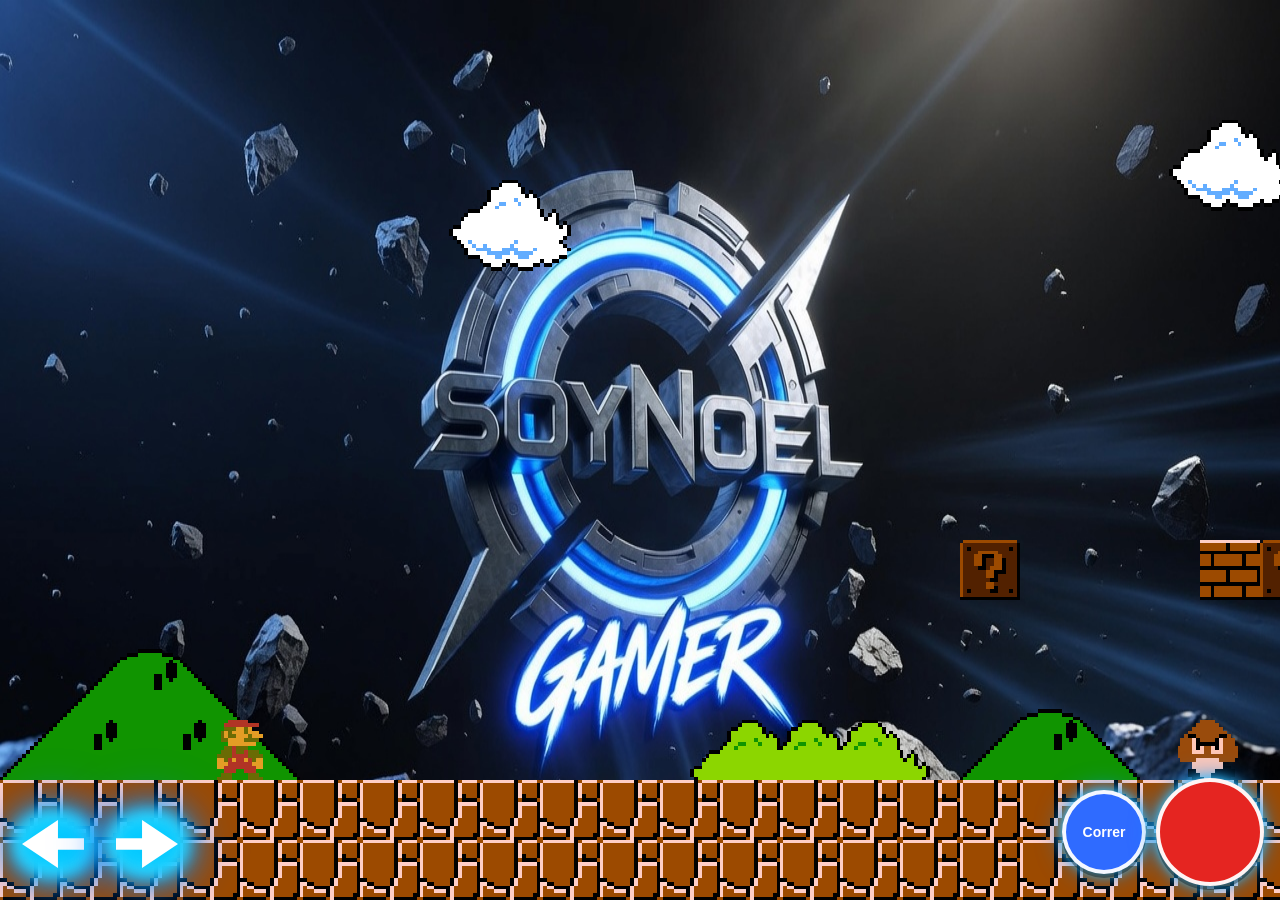
<file: Mario Bros/mario/index.html>
<!DOCTYPE html>
<html>
  <head>
    <meta charset="utf-8">

    <!-- The actual resolution of the NES is 256x240.
         Ideally, we draw in this size and scale appropriately.-->
    <title>Super Mario Bros</title>
    <meta name="description" content="">
    <meta name="viewport" content="width=device-width, initial-scale=1, maximum-scale=1, user-scalable=no, viewport-fit=cover">
    <meta name="apple-mobile-web-app-capable" content="yes">
    <meta name="mobile-web-app-capable" content="yes">

    <link rel="stylesheet" href="css/game.css">
  </head>
  <body>
    <script type="text/javascript" src="js/util.js"></script>
    <script type="text/javascript" src="js/input.js"></script>
    <script type="text/javascript" src="js/resources.js"></script>
    <script type="text/javascript" src="js/sprite.js"></script>
    <script type="text/javascript" src="js/entity.js"></script>
    <script type="text/javascript" src="js/pipe.js"></script>
    <script type="text/javascript" src="js/mushroom.js"></script>
    <script type="text/javascript" src="js/fireflower.js"></script>
    <script type="text/javascript" src="js/star.js"></script>
    <script type="text/javascript" src="js/fireball.js"></script>
    <script type="text/javascript" src="js/coin.js"></script>
    <script type="text/javascript" src="js/bcoin.js"></script>
    <script type="text/javascript" src="js/goomba.js"></script>
    <script type="text/javascript" src="js/koopa.js"></script>
    <script type="text/javascript" src="js/floor.js"></script>
    <script type="text/javascript" src="js/block.js"></script>
    <script type="text/javascript" src="js/rubble.js"></script>
    <script type="text/javascript" src="js/prop.js"></script>
    <script type="text/javascript" src="js/player.js"></script>
    <script type="text/javascript" src="js/flag.js"></script>
    <script type="text/javascript" src="js/levels/level.js"></script>
    <script type="text/javascript" src="js/levels/11.js"></script>
    <script type="text/javascript" src="js/levels/11tunnel.js"></script>
    <script type="text/javascript" src="js/game.js"></script>
    <div class="touch-controls" id="touch-controls">
      <div class="touch-pad">
        <button type="button" class="btn-arrow btn-left" data-key="LEFT" aria-label="Izquierda"></button>
        <button type="button" class="btn-arrow btn-right" data-key="RIGHT" aria-label="Derecha"></button>
      </div>
      <div class="touch-actions">
        <button type="button" class="btn-run" data-key="RUN" aria-label="Correr">Correr</button>
        <button type="button" class="btn-jump" data-key="JUMP" aria-label="Saltar"></button>
      </div>
    </div>
  </body>
</html>
</file>
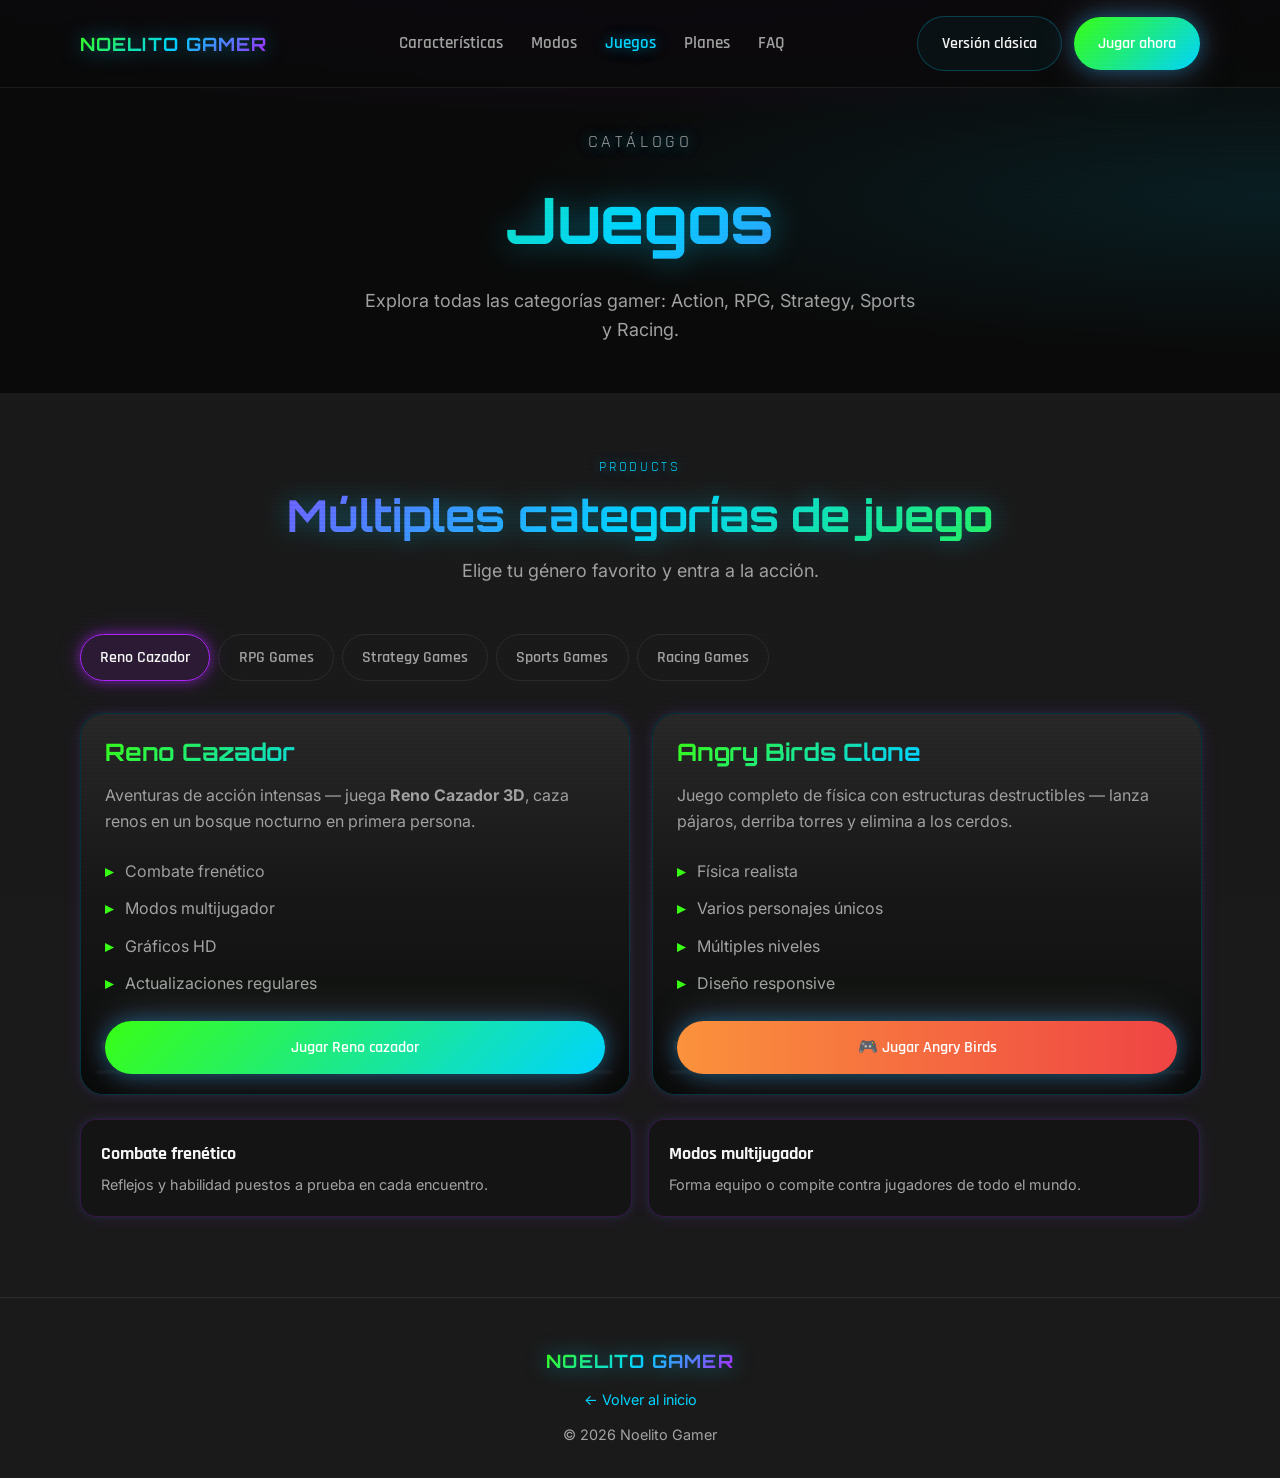
<file: juegos.html>
<!DOCTYPE html>
<html lang="es">
<head>
    <meta charset="UTF-8">
    <meta name="viewport" content="width=device-width, initial-scale=1.0">
    <title>Juegos — Noelito Gamer</title>
    <link rel="preconnect" href="https://fonts.googleapis.com">
    <link rel="preconnect" href="https://fonts.gstatic.com" crossorigin>
    <link href="https://fonts.googleapis.com/css2?family=Inter:wght@400;500;600;700&family=Orbitron:wght@500;600;700;800&family=Rajdhani:wght@500;600;700&display=swap" rel="stylesheet">
    <style>
        :root {
            --bg: #0a0a0a;
            --bg-elevated: #1a1a1a;
            --bg-card: #141414;
            --border: rgba(255, 255, 255, 0.08);
            --text: #f5f5f5;
            --muted: #a3a3a3;
            --neon-green: #39ff14;
            --neon-purple: #b026ff;
            --neon-blue: #00d4ff;
            --gradient-neon: linear-gradient(135deg, var(--neon-green), var(--neon-blue), var(--neon-purple));
            --gradient-neon-reverse: linear-gradient(135deg, var(--neon-purple), var(--neon-blue), var(--neon-green));
            --glow-blue: 0 0 12px rgba(0, 212, 255, 0.5), 0 0 24px rgba(0, 212, 255, 0.25);
            --glow-purple: 0 0 12px rgba(176, 38, 255, 0.5), 0 0 24px rgba(176, 38, 255, 0.25);
            --glow-mixed: 0 0 20px rgba(0, 212, 255, 0.35), 0 0 40px rgba(176, 38, 255, 0.25), 0 0 60px rgba(57, 255, 20, 0.15);
            --card-glow: 0 0 18px rgba(176, 38, 255, 0.12), 0 0 8px rgba(0, 212, 255, 0.08);
            --card-glow-hover: 0 0 28px rgba(0, 212, 255, 0.35), 0 0 48px rgba(176, 38, 255, 0.2), 0 0 12px rgba(57, 255, 20, 0.15);
            --radius: 16px;
            --radius-lg: 24px;
            --container: min(1120px, calc(100% - 2rem));
            --font-display: 'Orbitron', sans-serif;
            --font-tech: 'Rajdhani', sans-serif;
            --font-body: 'Inter', sans-serif;
        }
        *, *::before, *::after { box-sizing: border-box; margin: 0; padding: 0; }
        html { scroll-behavior: smooth; }
        body {
            font-family: var(--font-body);
            background: var(--bg);
            color: var(--text);
            line-height: 1.6;
            overflow-x: hidden;
            position: relative;
        }
        body::before {
            content: '';
            position: fixed;
            inset: 0;
            z-index: 9999;
            pointer-events: none;
            background: repeating-linear-gradient(0deg, transparent, transparent 2px, rgba(0,0,0,0.15) 2px, rgba(0,0,0,0.15) 4px);
            opacity: 0.35;
            mix-blend-mode: overlay;
        }
        a { color: inherit; text-decoration: none; }
        button { font: inherit; cursor: pointer; border: none; background: none; }
        .container { width: var(--container); margin-inline: auto; }

        .section-label {
            font-family: var(--font-tech);
            font-size: 0.85rem;
            letter-spacing: 0.2em;
            text-transform: uppercase;
            color: var(--neon-blue);
            margin-bottom: 0.75rem;
            text-shadow: var(--glow-blue);
        }
        .section-title {
            font-family: var(--font-display);
            font-size: clamp(1.75rem, 4vw, 2.75rem);
            line-height: 1.15;
            margin-bottom: 1rem;
            background: var(--gradient-neon-reverse);
            -webkit-background-clip: text;
            background-clip: text;
            color: transparent;
            filter: drop-shadow(0 0 12px rgba(0, 212, 255, 0.4));
            animation: titleGlow 4s ease-in-out infinite;
        }
        .section-subtitle { color: var(--muted); font-size: clamp(1rem, 2vw, 1.125rem); max-width: 640px; }
        .section-header { margin-bottom: 3rem; }
        .section-header.center { text-align: center; }
        .section-header.center .section-subtitle { margin-inline: auto; }

        .btn {
            display: inline-flex;
            align-items: center;
            justify-content: center;
            padding: 0.85rem 1.5rem;
            border-radius: 999px;
            font-family: var(--font-tech);
            font-size: 1rem;
            font-weight: 600;
            transition: transform 0.25s ease, box-shadow 0.25s ease;
        }
        .btn:hover { transform: translateY(-2px); }
        .btn-primary {
            background: var(--gradient-neon);
            background-size: 200% 200%;
            color: #fff;
            box-shadow: var(--glow-mixed);
            animation: gradientShift 4s ease infinite;
        }
        .btn-primary:hover {
            box-shadow: 0 0 25px rgba(57,255,20,0.55), 0 0 45px rgba(0,212,255,0.5);
        }
        .btn-ghost {
            border: 1px solid rgba(0, 212, 255, 0.25);
            background: rgba(0, 212, 255, 0.04);
            color: var(--text);
        }
        .btn-ghost:hover { border-color: var(--neon-blue); box-shadow: var(--glow-blue); color: var(--neon-blue); }

        .navbar {
            position: fixed;
            top: 0; left: 0; right: 0;
            z-index: 100;
            padding: 1rem 0;
            background: rgba(10, 10, 10, 0.85);
            backdrop-filter: blur(16px);
            border-bottom: 1px solid var(--border);
        }
        .navbar-inner { display: flex; align-items: center; justify-content: space-between; gap: 1rem; }
        .logo {
            font-family: var(--font-display);
            font-size: 1.15rem;
            font-weight: 700;
            letter-spacing: 0.06em;
            background: var(--gradient-neon);
            -webkit-background-clip: text;
            background-clip: text;
            color: transparent;
            filter: drop-shadow(0 0 10px rgba(0, 212, 255, 0.5));
        }
        .nav-links { display: flex; align-items: center; gap: 1.75rem; list-style: none; }
        .nav-links a {
            font-family: var(--font-tech);
            font-size: 1.05rem;
            font-weight: 600;
            color: var(--muted);
            transition: color 0.2s ease, text-shadow 0.2s ease;
        }
        .nav-links a:hover,
        .nav-links a.active {
            color: var(--neon-blue);
            text-shadow: var(--glow-blue);
        }
        .nav-actions { display: flex; align-items: center; gap: 0.75rem; }
        .menu-toggle {
            display: none;
            width: 42px; height: 42px;
            border-radius: 10px;
            border: 1px solid var(--border);
            color: var(--text);
            font-size: 1.25rem;
        }
        .mobile-menu {
            display: none;
            position: fixed;
            inset: 0; top: 64px;
            background: rgba(10, 10, 10, 0.98);
            padding: 1.5rem;
            z-index: 99;
        }
        .mobile-menu.open { display: block; }
        .mobile-menu a {
            display: block;
            padding: 1rem 0;
            font-family: var(--font-tech);
            font-size: 1.25rem;
            border-bottom: 1px solid var(--border);
        }
        .mobile-menu a.active { color: var(--neon-blue); }

        .page-hero {
            padding: 8rem 0 3rem;
            background:
                radial-gradient(ellipse 80% 50% at 50% -20%, rgba(176, 38, 255, 0.2), transparent),
                radial-gradient(ellipse 60% 40% at 100% 50%, rgba(0, 212, 255, 0.1), transparent),
                var(--bg);
            text-align: center;
        }
        .page-hero h1 {
            font-family: var(--font-display);
            font-size: clamp(2.5rem, 6vw, 4rem);
            background: var(--gradient-neon);
            -webkit-background-clip: text;
            background-clip: text;
            color: transparent;
            filter: drop-shadow(0 0 16px rgba(0, 212, 255, 0.45));
            margin-bottom: 1rem;
        }
        .page-hero p { color: var(--muted); font-size: 1.125rem; max-width: 560px; margin-inline: auto; }

        section { padding: 4rem 0 5rem; }
        .product-tabs { display: flex; flex-wrap: wrap; gap: 0.5rem; margin-bottom: 2rem; }
        .product-tab {
            padding: 0.6rem 1.2rem;
            border-radius: 999px;
            border: 1px solid var(--border);
            font-family: var(--font-tech);
            font-weight: 600;
            color: var(--muted);
            transition: all 0.25s ease;
        }
        .product-tab.active, .product-tab:hover {
            color: var(--text);
            border-color: var(--neon-purple);
            background: rgba(176, 38, 255, 0.12);
            box-shadow: var(--glow-purple);
        }
        .product-panel { display: none; animation: fadeUp 0.4s ease; }
        .product-panel.active { display: grid; grid-template-columns: 1.2fr 1fr; gap: 2rem; align-items: center; }
        .product-showcase {
            padding: 2rem;
            border-radius: var(--radius-lg);
            border: 1px solid rgba(0, 212, 255, 0.25);
            background: var(--bg-elevated);
            min-height: 320px;
            box-shadow: var(--card-glow);
        }
        .product-showcase.product-showcase--reno {
            position: relative;
            display: inline-block;
            width: fit-content;
            max-width: 100%;
            min-height: 0;
            padding: 0;
            margin: 0;
            line-height: 0;
            vertical-align: top;
            overflow: hidden;
            background: #000;
            box-sizing: content-box;
        }
        .product-showcase-bg {
            display: block;
            width: auto;
            max-width: min(1080px, 100%);
            height: auto;
            margin: 0;
            padding: 0;
            border: none;
            vertical-align: top;
            object-fit: fill;
        }
        .product-showcase--reno::after {
            content: '';
            position: absolute;
            inset: 0;
            background: linear-gradient(180deg, rgba(10, 10, 10, 0.25) 0%, rgba(10, 10, 10, 0.7) 50%, rgba(10, 10, 10, 0.92) 100%);
            z-index: 1;
            pointer-events: none;
        }
        #panel-action.product-panel.active {
            grid-template-columns: 1fr;
            justify-items: start;
            align-items: start;
            gap: 1.5rem;
        }
        #panel-action .product-games-row {
            display: grid;
            grid-template-columns: repeat(2, minmax(0, 1fr));
            gap: 1.5rem;
            width: 100%;
        }
        #panel-action .product-games-row .product-showcase--reno {
            width: 100%;
            max-width: none;
            min-height: 380px;
        }
        #panel-action .product-games-row .product-showcase-bg {
            width: 100%;
            height: 100%;
            min-height: 380px;
            max-width: none;
            object-fit: cover;
        }
        #panel-action .product-side {
            display: grid;
            grid-template-columns: repeat(2, 1fr);
            gap: 1rem;
            width: 100%;
        }
        .product-showcase--reno .product-showcase-content {
            position: absolute;
            inset: 0;
            z-index: 2;
            display: flex;
            flex-direction: column;
            justify-content: flex-end;
            width: 100%;
            padding: 1rem 1.5rem 1.25rem;
            margin: 0;
            line-height: 1.6;
            pointer-events: none;
            box-sizing: border-box;
        }
        .product-showcase--reno .product-showcase-content a,
        .product-showcase--reno .product-showcase-content button {
            pointer-events: auto;
        }
        .product-showcase--reno .product-showcase-bg {
            pointer-events: auto;
        }
        @media (max-width: 768px) {
            #panel-action .product-games-row {
                grid-template-columns: 1fr;
            }
            #panel-action .product-side {
                grid-template-columns: 1fr;
            }
            .product-showcase--reno .product-showcase-content {
                padding: 0.85rem 1rem 1rem;
            }
            .product-showcase-bg {
                max-width: 100%;
            }
        }
        .product-showcase-content {
            position: relative;
            z-index: 2;
        }
        .product-showcase h3 {
            font-family: var(--font-display);
            font-size: 1.5rem;
            margin-bottom: 0.75rem;
            background: var(--gradient-neon);
            -webkit-background-clip: text;
            background-clip: text;
            color: transparent;
        }
        .product-showcase p { color: var(--muted); margin-bottom: 1.5rem; }
        .product-list { list-style: none; display: grid; gap: 0.75rem; }
        .product-list li { display: flex; gap: 0.75rem; color: var(--muted); }
        .product-list li::before { content: '▸'; color: var(--neon-green); font-weight: bold; }
        .product-side { display: grid; gap: 1rem; }
        .mini-card {
            padding: 1.25rem;
            border-radius: var(--radius);
            border: 1px solid rgba(176, 38, 255, 0.2);
            background: var(--bg-card);
            box-shadow: var(--card-glow);
            transition: border-color 0.25s ease, box-shadow 0.25s ease;
        }
        .mini-card:hover { border-color: rgba(0, 212, 255, 0.5); box-shadow: var(--card-glow-hover); }
        .mini-card h4 { font-family: var(--font-tech); font-size: 1.1rem; margin-bottom: 0.35rem; }
        .mini-card p { color: var(--muted); font-size: 0.9rem; }

        footer {
            padding: 3rem 0 2rem;
            border-top: 1px solid var(--border);
            background: var(--bg-elevated);
            text-align: center;
        }
        footer p { color: var(--muted); font-size: 0.9rem; margin-top: 0.75rem; }

        .reveal { opacity: 0; transform: translateY(24px); transition: opacity 0.7s ease, transform 0.7s ease; }
        .reveal.visible { opacity: 1; transform: translateY(0); }

        @keyframes fadeUp { from { opacity: 0; transform: translateY(16px); } to { opacity: 1; transform: translateY(0); } }
        @keyframes titleGlow {
            0%, 100% { filter: drop-shadow(0 0 12px rgba(0, 212, 255, 0.35)); }
            50% { filter: drop-shadow(0 0 20px rgba(57, 255, 20, 0.45)); }
        }
        @keyframes gradientShift {
            0%, 100% { background-position: 0% 50%; }
            50% { background-position: 100% 50%; }
        }

        @media (max-width: 1024px) {
            .product-panel.active { grid-template-columns: 1fr; }
        }
        @media (max-width: 768px) {
            .nav-links, .nav-actions .btn-ghost { display: none; }
            .menu-toggle { display: grid; place-items: center; }
            .product-tabs { justify-content: center; }
            section { padding: 3rem 0 4rem; }
        }
        @media (max-width: 480px) {
            .product-tab { font-size: 0.8rem; padding: 0.5rem 0.85rem; }
        }
    </style>
</head>
<body>
    <header class="navbar" id="navbar">
        <div class="container navbar-inner">
            <a href="index.html" class="logo">NOELITO GAMER</a>
            <nav>
                <ul class="nav-links">
                    <li><a href="index.html#caracteristicas">Características</a></li>
                    <li><a href="index.html#features">Modos</a></li>
                    <li><a href="juegos.html" class="active">Juegos</a></li>
                    <li><a href="index.html#precios">Planes</a></li>
                    <li><a href="index.html#faq">FAQ</a></li>
                </ul>
            </nav>
            <div class="nav-actions">
                <a href="inicio-clasico.html" class="btn btn-ghost">Versión clásica</a>
                <a href="index.html#hero" class="btn btn-primary">Jugar ahora</a>
            </div>
            <button class="menu-toggle" id="menuToggle" aria-label="Menú">☰</button>
        </div>
    </header>
    <div class="mobile-menu" id="mobileMenu">
        <a href="index.html#caracteristicas">Características</a>
        <a href="index.html#features">Modos</a>
        <a href="juegos.html" class="active">Juegos</a>
        <a href="index.html#precios">Planes</a>
        <a href="index.html#faq">FAQ</a>
        <a href="index.html#hero" class="btn btn-primary" style="margin-top: 1rem; display: block; text-align: center;">Jugar ahora</a>
        <a href="inicio-clasico.html">Versión clásica</a>
    </div>

    <div class="page-hero">
        <div class="container reveal">
            <p class="section-label">Catálogo</p>
            <h1>Juegos</h1>
            <p>Explora todas las categorías gamer: Action, RPG, Strategy, Sports y Racing.</p>
        </div>
    </div>

    <section id="juegos" style="background: var(--bg-elevated);">
        <div class="container">
            <div class="section-header center reveal">
                <p class="section-label">Products</p>
                <h2 class="section-title">Múltiples categorías de juego</h2>
                <p class="section-subtitle">Elige tu género favorito y entra a la acción.</p>
            </div>
            <div class="product-tabs reveal" role="tablist" aria-label="Categorías de juego">
                <button class="product-tab active" role="tab" aria-selected="true" data-tab="action">Reno Cazador</button>
                <button class="product-tab" role="tab" aria-selected="false" data-tab="rpg">RPG Games</button>
                <button class="product-tab" role="tab" aria-selected="false" data-tab="strategy">Strategy Games</button>
                <button class="product-tab" role="tab" aria-selected="false" data-tab="sports">Sports Games</button>
                <button class="product-tab" role="tab" aria-selected="false" data-tab="racing">Racing Games</button>
            </div>

            <div class="product-panel active" id="panel-action" role="tabpanel">
                <div class="product-games-row">
                    <div class="product-showcase product-showcase--reno">
                        <video class="product-showcase-bg" muted loop playsinline controls preload="metadata" src="./public/video/renocazador.mp4">
                        </video>
                        <div class="product-showcase-content">
                            <h3>Reno Cazador</h3>
                            <p>Aventuras de acción intensas — juega <strong>Reno Cazador 3D</strong>, caza renos en un bosque nocturno en primera persona.</p>
                            <ul class="product-list">
                                <li>Combate frenético</li>
                                <li>Modos multijugador</li>
                                <li>Gráficos HD</li>
                                <li>Actualizaciones regulares</li>
                            </ul>
                            <a href="./reno-cazador.html" class="btn btn-primary" style="margin-top: 1.5rem;">Jugar Reno cazador</a>
                        </div>
                    </div>
                    <div class="product-showcase product-showcase--reno">
                        <video class="product-showcase-bg" muted loop playsinline controls preload="metadata" src="./public/video/juego2.mp4">
                        </video>
                        <div class="product-showcase-content">
                            <h3>Angry Birds Clone</h3>
                            <p>Juego completo de física con estructuras destructibles — lanza pájaros, derriba torres y elimina a los cerdos.</p>
                            <ul class="product-list">
                                <li>Física realista</li>
                                <li>Varios personajes únicos</li>
                                <li>Múltiples niveles</li>
                                <li>Diseño responsive</li>
                            </ul>
                            <a href="./rompe-bloques.html" class="btn btn-primary" style="margin-top: 1.5rem; background: linear-gradient(to right, #fb923c, #ef4444); border: none;">🎮 Jugar Angry Birds</a>
                        </div>
                    </div>
                </div>
                <div class="product-side">
                    <div class="mini-card"><h4>Combate frenético</h4><p>Reflejos y habilidad puestos a prueba en cada encuentro.</p></div>
                    <div class="mini-card"><h4>Modos multijugador</h4><p>Forma equipo o compite contra jugadores de todo el mundo.</p></div>
                </div>
            </div>

            <div class="product-panel" id="panel-rpg" role="tabpanel">
                <div class="product-showcase">
                    <h3>RPG Games</h3>
                    <p>Epic role-playing experiences</p>
                    <ul class="product-list">
                        <li>Character customization</li>
                        <li>Story-driven gameplay</li>
                        <li>Open world</li>
                        <li>Quest system</li>
                    </ul>
                    <a href="juego.html" class="btn btn-primary" style="margin-top: 1.5rem;">Explore RPG</a>
                </div>
                <div class="product-side">
                    <div class="mini-card"><h4>Character customization</h4><p>Build your hero with unique skills and gear.</p></div>
                    <div class="mini-card"><h4>Quest system</h4><p>Complete missions and unlock the full story.</p></div>
                </div>
            </div>

            <div class="product-panel" id="panel-strategy" role="tabpanel">
                <div class="product-showcase">
                    <h3>Strategy Games</h3>
                    <p>Tactical and strategic challenges</p>
                    <ul class="product-list">
                        <li>Turn-based combat</li>
                        <li>Resource management</li>
                        <li>Alliance system</li>
                        <li>Leaderboards</li>
                    </ul>
                    <a href="juego.html" class="btn btn-primary" style="margin-top: 1.5rem;">Explore Strategy</a>
                </div>
                <div class="product-side">
                    <div class="mini-card"><h4>Turn-based combat</h4><p>Plan every move and outsmart your opponents.</p></div>
                    <div class="mini-card"><h4>Leaderboards</h4><p>Climb the ranks and prove your tactical mastery.</p></div>
                </div>
            </div>

            <div class="product-panel" id="panel-sports" role="tabpanel">
                <div class="product-showcase">
                    <h3>Sports Games</h3>
                    <p>Realistic sports simulations</p>
                    <ul class="product-list">
                        <li>Real physics</li>
                        <li>Career mode</li>
                        <li>Online multiplayer</li>
                        <li>Team management</li>
                    </ul>
                    <a href="juego.html" class="btn btn-primary" style="margin-top: 1.5rem;">Explore Sports</a>
                </div>
                <div class="product-side">
                    <div class="mini-card"><h4>Real physics</h4><p>Authentic ball movement and player dynamics.</p></div>
                    <div class="mini-card"><h4>Career mode</h4><p>Rise from rookie to legend in your sport.</p></div>
                </div>
            </div>

            <div class="product-panel" id="panel-racing" role="tabpanel">
                <div class="product-showcase">
                    <h3>Racing Games</h3>
                    <p>High-speed racing action</p>
                    <ul class="product-list">
                        <li>Car customization</li>
                        <li>Multiple tracks</li>
                        <li>Time trials</li>
                        <li>Drift mode</li>
                    </ul>
                    <a href="juego.html" class="btn btn-primary" style="margin-top: 1.5rem;">Explore Racing</a>
                </div>
                <div class="product-side">
                    <div class="mini-card"><h4>Car customization</h4><p>Tune performance and style your ride.</p></div>
                    <div class="mini-card"><h4>Drift mode</h4><p>Master corners and rack up style points.</p></div>
                </div>
            </div>
        </div>
    </section>

    <footer>
        <div class="container">
            <a href="index.html" class="logo">NOELITO GAMER</a>
            <p><a href="index.html" style="color: var(--neon-blue);">← Volver al inicio</a></p>
            <p>© 2026 Noelito Gamer</p>
        </div>
    </footer>

    <script>
        function actualizarEnlacesConNombre() {
            var nombreAlumno = localStorage.getItem('nombreAlumno');
            if (!nombreAlumno) return;
            document.querySelectorAll('a[href$=".html"]').forEach(function (enlace) {
                var href = enlace.getAttribute('href');
                if (href && !href.includes('nombre=') && !href.includes('index.html') && !href.includes('inicio-clasico.html')) {
                    enlace.setAttribute('href', href + '?nombre=' + encodeURIComponent(nombreAlumno));
                }
            });
        }

        function activateTab(tabId) {
            document.querySelectorAll('.product-tab').forEach(function (t) {
                var isActive = t.dataset.tab === tabId;
                t.classList.toggle('active', isActive);
                t.setAttribute('aria-selected', isActive ? 'true' : 'false');
            });
            document.querySelectorAll('.product-panel').forEach(function (p) {
                p.classList.remove('active');
            });
            var panel = document.getElementById('panel-' + tabId);
            if (panel) panel.classList.add('active');
        }

        function cargarVideoLazy(video) {
            var src = video.getAttribute('data-src');
            if (!src || video.dataset.loaded) return;
            var source = document.createElement('source');
            source.src = src;
            source.type = 'video/mp4';
            video.appendChild(source);
            video.dataset.loaded = 'true';
            video.load();
        }

        function initVideosLazy() {
            var videos = document.querySelectorAll('video[data-src]');
            videos.forEach(function (video) {
                video.addEventListener('play', function () { cargarVideoLazy(video); });
            });
            if (!('IntersectionObserver' in window)) {
                videos.forEach(cargarVideoLazy);
                return;
            }
            var observer = new IntersectionObserver(function (entries) {
                entries.forEach(function (entry) {
                    if (entry.isIntersecting) {
                        cargarVideoLazy(entry.target);
                        observer.unobserve(entry.target);
                    }
                });
            }, { rootMargin: '200px' });
            videos.forEach(function (video) { observer.observe(video); });
        }

        function ajustarContenedorVideo() {
            document.querySelectorAll('.product-showcase--reno .product-showcase-bg').forEach(function (video) {
                function aplicarTamaño() {
                    if (video.closest('.product-games-row')) return;
                    if (!video.videoWidth || !video.videoHeight) return;
                    var panel = video.closest('#panel-action') || video.closest('.container');
                    var maxW = panel ? panel.clientWidth : 1080;
                    var escala = Math.min(1, maxW / video.videoWidth);
                    video.style.width = Math.round(video.videoWidth * escala) + 'px';
                    video.style.height = Math.round(video.videoHeight * escala) + 'px';
                }
                if (video.readyState >= 1) aplicarTamaño();
                video.addEventListener('loadedmetadata', aplicarTamaño);
                video.addEventListener('loadeddata', function () {
                    if (!video.closest('.product-panel.active')) return;
                    var playPromise = video.play();
                    if (playPromise && playPromise.catch) {
                        playPromise.catch(function () {});
                    }
                });
                window.addEventListener('resize', aplicarTamaño);
            });
        }

        document.addEventListener('DOMContentLoaded', function () {
            actualizarEnlacesConNombre();
            initVideosLazy();
            ajustarContenedorVideo();
            document.querySelectorAll('.product-panel.active video[src]').forEach(function (video) {
                video.load();
                var playPromise = video.play();
                if (playPromise && playPromise.catch) playPromise.catch(function () {});
            });

            document.querySelectorAll('.product-tab').forEach(function (tab) {
                tab.addEventListener('click', function () {
                    activateTab(tab.dataset.tab);
                    history.replaceState(null, '', '#' + tab.dataset.tab);
                });
            });

            var hash = window.location.hash.replace('#', '');
            if (hash && document.getElementById('panel-' + hash)) {
                activateTab(hash);
            }

            var menuToggle = document.getElementById('menuToggle');
            var mobileMenu = document.getElementById('mobileMenu');
            menuToggle.addEventListener('click', function () { mobileMenu.classList.toggle('open'); });
            mobileMenu.querySelectorAll('a').forEach(function (link) {
                link.addEventListener('click', function () { mobileMenu.classList.remove('open'); });
            });

            var revealEls = document.querySelectorAll('.reveal');
            var observer = new IntersectionObserver(function (entries) {
                entries.forEach(function (entry) {
                    if (entry.isIntersecting) entry.target.classList.add('visible');
                });
            }, { threshold: 0.12 });
            revealEls.forEach(function (el) { observer.observe(el); });
        });
    </script>
</body>
</html>
</file>
<file: Mario Bros/mario/css/game.css>
html, body, ul, li {
  margin: 0;
  border: 0;
  padding: 0;
}

canvas {
  display: block;
  width: 100vw;
  height: 100vh;
  margin: 0;
  background-color: #7974FF;
  image-rendering: pixelated;
  image-rendering: crisp-edges;
}

p {
  text-align: center;
}

body {
  overflow: hidden;
  width: 100%;
  height: 100%;
  background: #7974FF;
}

html {
  overflow: hidden;
  width: 100%;
  height: 100%;
  background: #7974FF;
}

.touch-controls {
  display: flex;
  position: fixed;
  left: 0;
  right: 0;
  bottom: 0;
  z-index: 5;
  justify-content: space-between;
  align-items: flex-end;
  padding:
    12px
    calc(16px + env(safe-area-inset-right))
    calc(14px + env(safe-area-inset-bottom))
    calc(16px + env(safe-area-inset-left));
  pointer-events: none;
  -webkit-user-select: none;
  user-select: none;
  -webkit-touch-callout: none;
}

body.touch-play .touch-controls {
  display: flex;
}

.touch-pad,
.touch-actions {
  display: flex;
  align-items: center;
  gap: 10px;
  pointer-events: none;
}

.touch-controls button {
  pointer-events: auto;
  touch-action: none;
  box-sizing: border-box;
  margin: 0;
  padding: 0;
  border: none;
  background: transparent;
  -webkit-tap-highlight-color: transparent;
}

.btn-arrow {
  position: relative;
  width: 84px;
  height: 84px;
  filter:
    drop-shadow(0 0 6px #7af6ff)
    drop-shadow(0 0 12px #00b7ff)
    drop-shadow(0 0 22px rgba(0, 110, 255, 0.95));
}

.btn-arrow::before {
  content: "";
  position: absolute;
  left: 6px;
  top: 18px;
  z-index: 1;
  width: 62px;
  height: 48px;
  background: #fff;
  clip-path: polygon(0 38%, 42% 38%, 42% 0, 100% 50%, 42% 100%, 42% 62%, 0 62%);
}

.btn-arrow::after {
  content: "";
  position: absolute;
  left: 2px;
  top: 14px;
  z-index: 0;
  width: 72px;
  height: 56px;
  background: #00c8ff;
  border-radius: 46%;
  filter: blur(8px);
  opacity: 0.95;
}

.btn-left::before {
  transform: scaleX(-1);
}

.btn-arrow.is-down {
  filter:
    drop-shadow(0 0 8px #bff8ff)
    drop-shadow(0 0 18px #00d4ff);
}

.btn-arrow.is-down::before {
  background: rgba(255, 255, 255, 0.7);
}

.touch-controls .btn-run {
  width: 84px;
  height: 84px;
  border-radius: 50%;
  border: 4px solid rgba(255, 255, 255, 0.95);
  background: #2f6bff;
  color: #fff;
  font: 700 14px/1 sans-serif;
  box-shadow: 0 4px 0 rgba(0, 0, 0, 0.35), 0 0 12px #3ecbff, 0 0 26px rgba(0, 140, 255, 0.85);
}

.touch-controls .btn-run.is-down {
  background: #9ec0ff;
  color: #1a1a1a;
  transform: translateY(2px);
  box-shadow: 0 2px 0 rgba(0, 0, 0, 0.35), 0 0 16px #3ecbff;
}

.touch-controls .btn-jump {
  width: 108px;
  height: 108px;
  border-radius: 50%;
  border: 4px solid rgba(255, 255, 255, 0.95);
  background: #e52521;
  box-shadow: 0 4px 0 rgba(0, 0, 0, 0.35), 0 0 12px #3ecbff, 0 0 26px rgba(0, 140, 255, 0.85);
}

.touch-controls .btn-jump.is-down {
  background: #ff8a86;
  transform: translateY(2px);
  box-shadow: 0 2px 0 rgba(0, 0, 0, 0.35), 0 0 16px #3ecbff;
}

@media (max-width: 480px) {
  .btn-arrow {
    width: 72px;
    height: 72px;
  }

  .btn-arrow::before {
    left: 4px;
    top: 16px;
    width: 54px;
    height: 40px;
  }

  .btn-arrow::after {
    left: 0;
    top: 12px;
    width: 62px;
    height: 48px;
  }

  .touch-controls .btn-run {
    width: 72px;
    height: 72px;
    font-size: 12px;
  }

  .touch-controls .btn-jump {
    width: 92px;
    height: 92px;
  }
}

@media (max-height: 480px) {
  .btn-arrow {
    width: 60px;
    height: 60px;
  }

  .btn-arrow::before {
    left: 2px;
    top: 12px;
    width: 46px;
    height: 34px;
  }

  .btn-arrow::after {
    left: 0;
    top: 8px;
    width: 52px;
    height: 42px;
  }

  .touch-controls .btn-run {
    width: 60px;
    height: 60px;
    font-size: 11px;
  }

  .touch-controls .btn-jump {
    width: 74px;
    height: 74px;
  }
}
</file>
